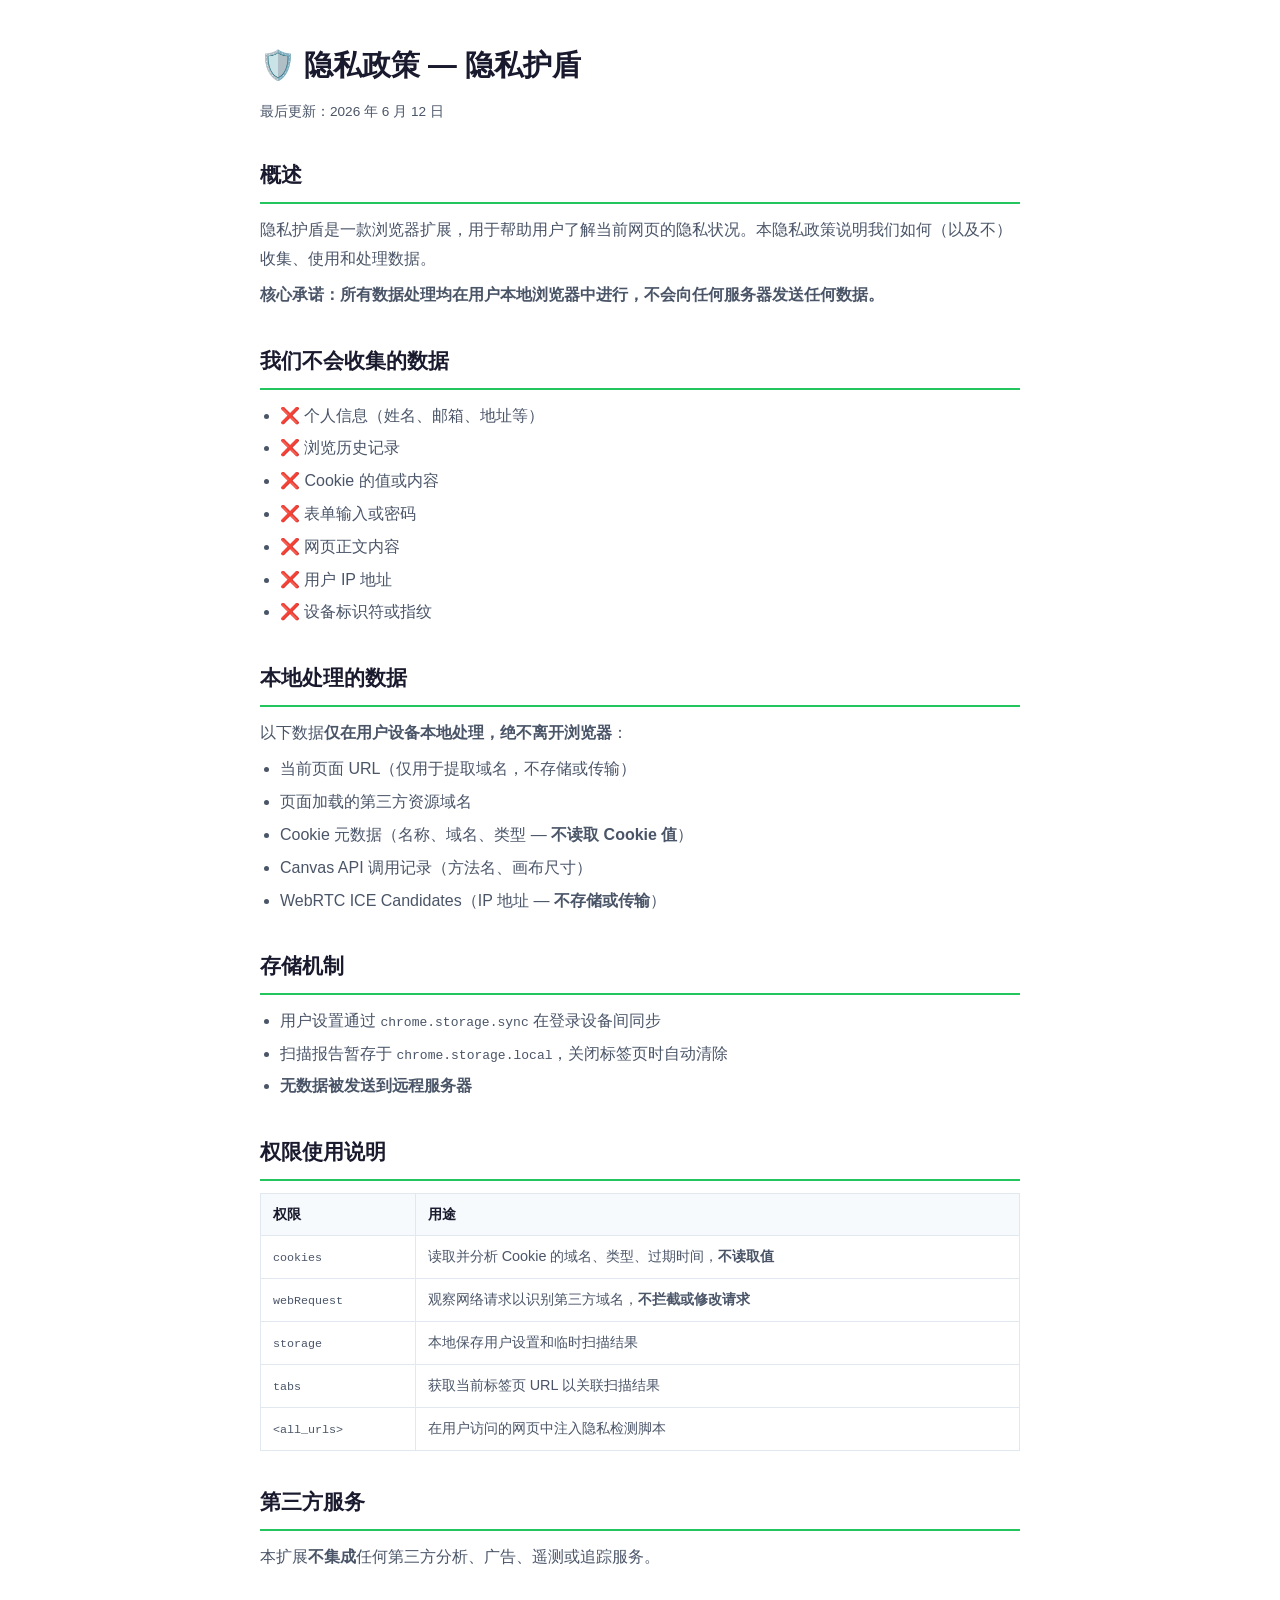
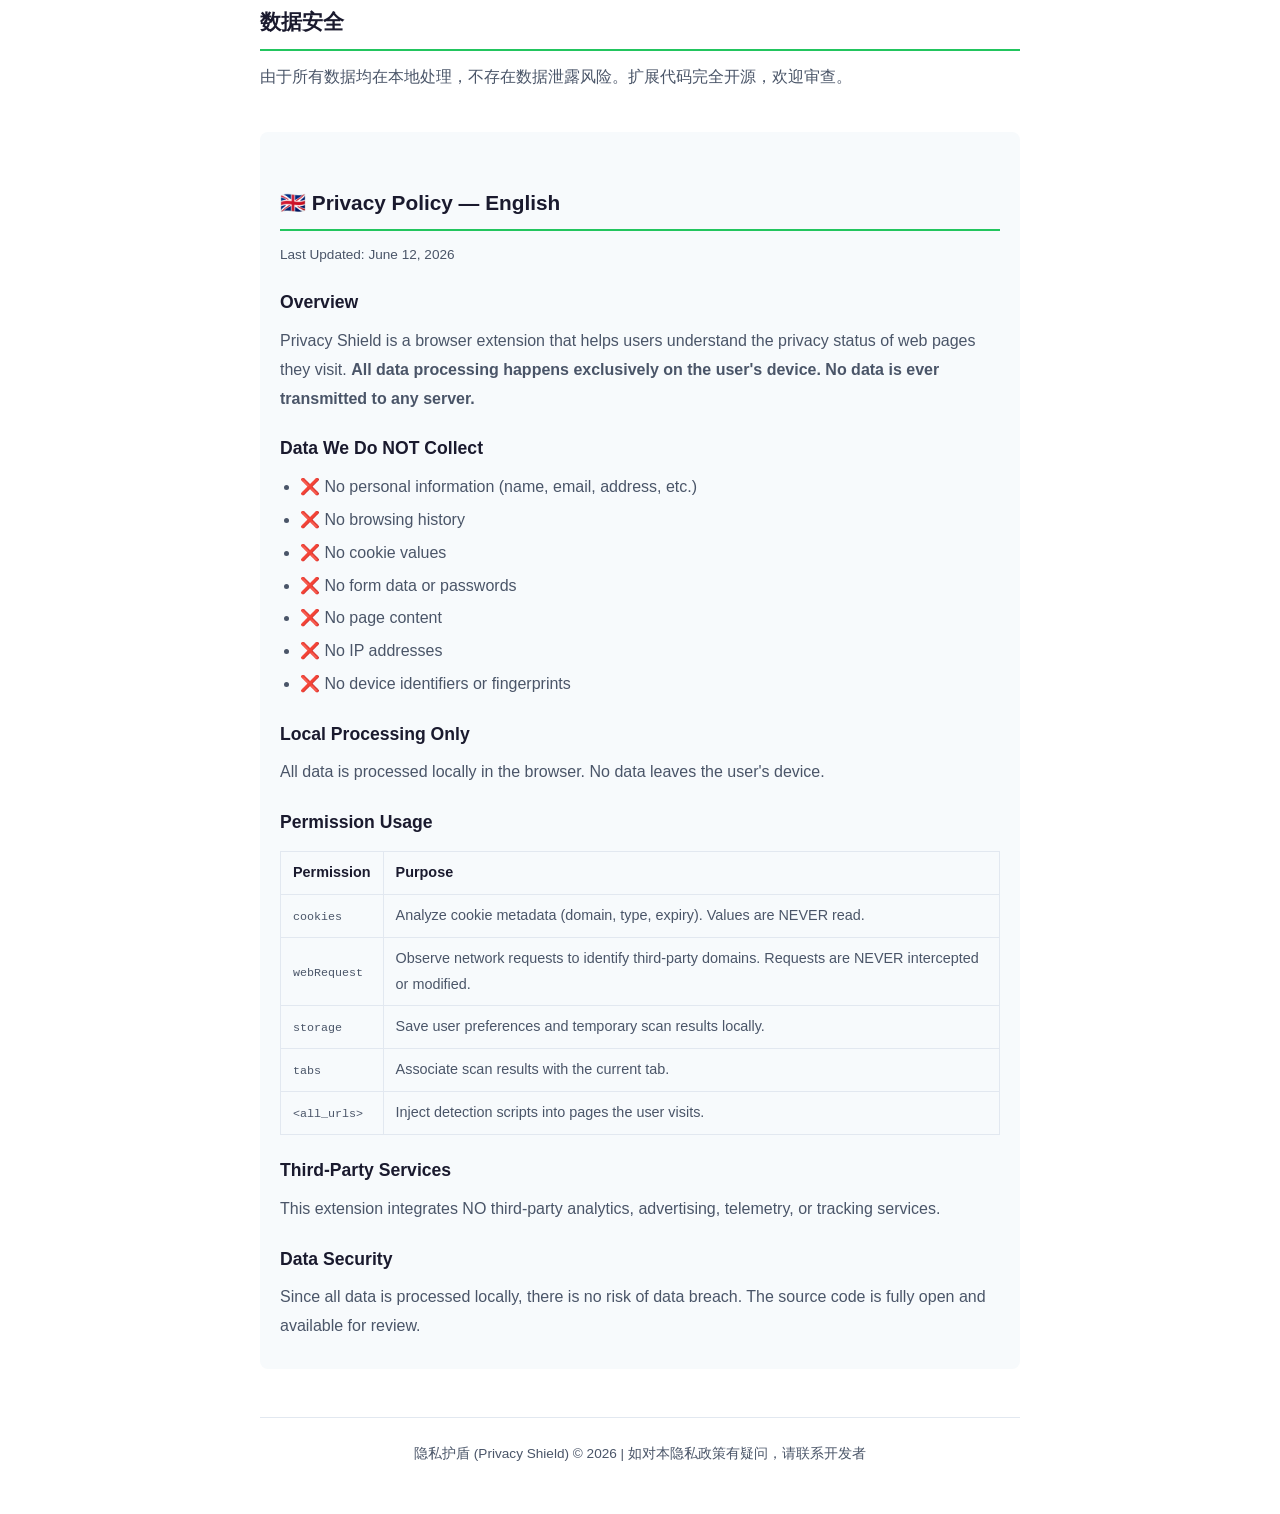
<file: docs/index.html>
<!DOCTYPE html>
<html lang="zh-CN">
<head>
  <meta charset="UTF-8">
  <meta name="viewport" content="width=device-width, initial-scale=1.0">
  <title>隐私政策 — 隐私护盾</title>
  <style>
    :root {
      --bg: #ffffff; --text: #1a1a2e; --text-secondary: #4a5568;
      --accent: #22c55e; --border: #e2e8f0; --code-bg: #f7fafc;
    }
    @media (prefers-color-scheme: dark) {
      :root {
        --bg: #1a1a2e; --text: #e2e8f0; --text-secondary: #a0aec0;
        --border: #2d3748; --code-bg: #2d3748;
      }
    }
    * { margin: 0; padding: 0; box-sizing: border-box; }
    body {
      font-family: -apple-system, BlinkMacSystemFont, "Segoe UI", "PingFang SC",
        "Microsoft YaHei", sans-serif;
      background: var(--bg); color: var(--text); line-height: 1.8;
      max-width: 800px; margin: 0 auto; padding: 40px 20px;
    }
    h1 { font-size: 1.8em; margin-bottom: 8px; }
    h2 { font-size: 1.3em; margin: 32px 0 12px; padding-bottom: 8px;
      border-bottom: 2px solid var(--accent); }
    h3 { font-size: 1.1em; margin: 20px 0 8px; }
    p { margin: 8px 0; color: var(--text-secondary); }
    ul { margin: 8px 0 8px 20px; }
    li { color: var(--text-secondary); margin: 4px 0; }
    table { width: 100%; border-collapse: collapse; margin: 12px 0; }
    th, td { border: 1px solid var(--border); padding: 8px 12px;
      text-align: left; font-size: 0.9em; }
    th { background: var(--code-bg); font-weight: 600; }
    td { color: var(--text-secondary); }
    .updated { color: var(--text-secondary); font-size: 0.85em;
      margin-top: 4px; }
    .lang-section { margin: 40px 0; padding: 20px;
      background: var(--code-bg); border-radius: 8px; }
    footer { margin-top: 48px; padding-top: 16px;
      border-top: 1px solid var(--border); text-align: center;
      font-size: 0.85em; color: var(--text-secondary); }
  </style>
</head>
<body>

<h1>🛡️ 隐私政策 — 隐私护盾</h1>
<p class="updated">最后更新：2026 年 6 月 12 日</p>

<h2>概述</h2>
<p>隐私护盾是一款浏览器扩展，用于帮助用户了解当前网页的隐私状况。本隐私政策说明我们如何（以及不）收集、使用和处理数据。</p>
<p><strong>核心承诺：所有数据处理均在用户本地浏览器中进行，不会向任何服务器发送任何数据。</strong></p>

<h2>我们<strong>不会</strong>收集的数据</h2>
<ul>
  <li>❌ 个人信息（姓名、邮箱、地址等）</li>
  <li>❌ 浏览历史记录</li>
  <li>❌ Cookie 的值或内容</li>
  <li>❌ 表单输入或密码</li>
  <li>❌ 网页正文内容</li>
  <li>❌ 用户 IP 地址</li>
  <li>❌ 设备标识符或指纹</li>
</ul>

<h2>本地处理的数据</h2>
<p>以下数据<strong>仅在用户设备本地处理，绝不离开浏览器</strong>：</p>
<ul>
  <li>当前页面 URL（仅用于提取域名，不存储或传输）</li>
  <li>页面加载的第三方资源域名</li>
  <li>Cookie 元数据（名称、域名、类型 — <strong>不读取 Cookie 值</strong>）</li>
  <li>Canvas API 调用记录（方法名、画布尺寸）</li>
  <li>WebRTC ICE Candidates（IP 地址 — <strong>不存储或传输</strong>）</li>
</ul>

<h2>存储机制</h2>
<ul>
  <li>用户设置通过 <code>chrome.storage.sync</code> 在登录设备间同步</li>
  <li>扫描报告暂存于 <code>chrome.storage.local</code>，关闭标签页时自动清除</li>
  <li><strong>无数据被发送到远程服务器</strong></li>
</ul>

<h2>权限使用说明</h2>
<table>
  <tr><th>权限</th><th>用途</th></tr>
  <tr><td><code>cookies</code></td><td>读取并分析 Cookie 的域名、类型、过期时间，<strong>不读取值</strong></td></tr>
  <tr><td><code>webRequest</code></td><td>观察网络请求以识别第三方域名，<strong>不拦截或修改请求</strong></td></tr>
  <tr><td><code>storage</code></td><td>本地保存用户设置和临时扫描结果</td></tr>
  <tr><td><code>tabs</code></td><td>获取当前标签页 URL 以关联扫描结果</td></tr>
  <tr><td><code>&lt;all_urls&gt;</code></td><td>在用户访问的网页中注入隐私检测脚本</td></tr>
</table>

<h2>第三方服务</h2>
<p>本扩展<strong>不集成</strong>任何第三方分析、广告、遥测或追踪服务。</p>

<h2>数据安全</h2>
<p>由于所有数据均在本地处理，不存在数据泄露风险。扩展代码完全开源，欢迎审查。</p>

<!-- ===== English ===== -->
<div class="lang-section">
<h2>🇬🇧 Privacy Policy — English</h2>
<p class="updated">Last Updated: June 12, 2026</p>

<h3>Overview</h3>
<p>Privacy Shield is a browser extension that helps users understand the privacy status of web pages they visit. <strong>All data processing happens exclusively on the user's device. No data is ever transmitted to any server.</strong></p>

<h3>Data We Do NOT Collect</h3>
<ul>
  <li>❌ No personal information (name, email, address, etc.)</li>
  <li>❌ No browsing history</li>
  <li>❌ No cookie values</li>
  <li>❌ No form data or passwords</li>
  <li>❌ No page content</li>
  <li>❌ No IP addresses</li>
  <li>❌ No device identifiers or fingerprints</li>
</ul>

<h3>Local Processing Only</h3>
<p>All data is processed locally in the browser. No data leaves the user's device.</p>

<h3>Permission Usage</h3>
<table>
  <tr><th>Permission</th><th>Purpose</th></tr>
  <tr><td><code>cookies</code></td><td>Analyze cookie metadata (domain, type, expiry). Values are NEVER read.</td></tr>
  <tr><td><code>webRequest</code></td><td>Observe network requests to identify third-party domains. Requests are NEVER intercepted or modified.</td></tr>
  <tr><td><code>storage</code></td><td>Save user preferences and temporary scan results locally.</td></tr>
  <tr><td><code>tabs</code></td><td>Associate scan results with the current tab.</td></tr>
  <tr><td><code>&lt;all_urls&gt;</code></td><td>Inject detection scripts into pages the user visits.</td></tr>
</table>

<h3>Third-Party Services</h3>
<p>This extension integrates NO third-party analytics, advertising, telemetry, or tracking services.</p>

<h3>Data Security</h3>
<p>Since all data is processed locally, there is no risk of data breach. The source code is fully open and available for review.</p>
</div>

<footer>
  <p>隐私护盾 (Privacy Shield) &copy; 2026 | 如对本隐私政策有疑问，请联系开发者</p>
</footer>

</body>
</html>
</file>
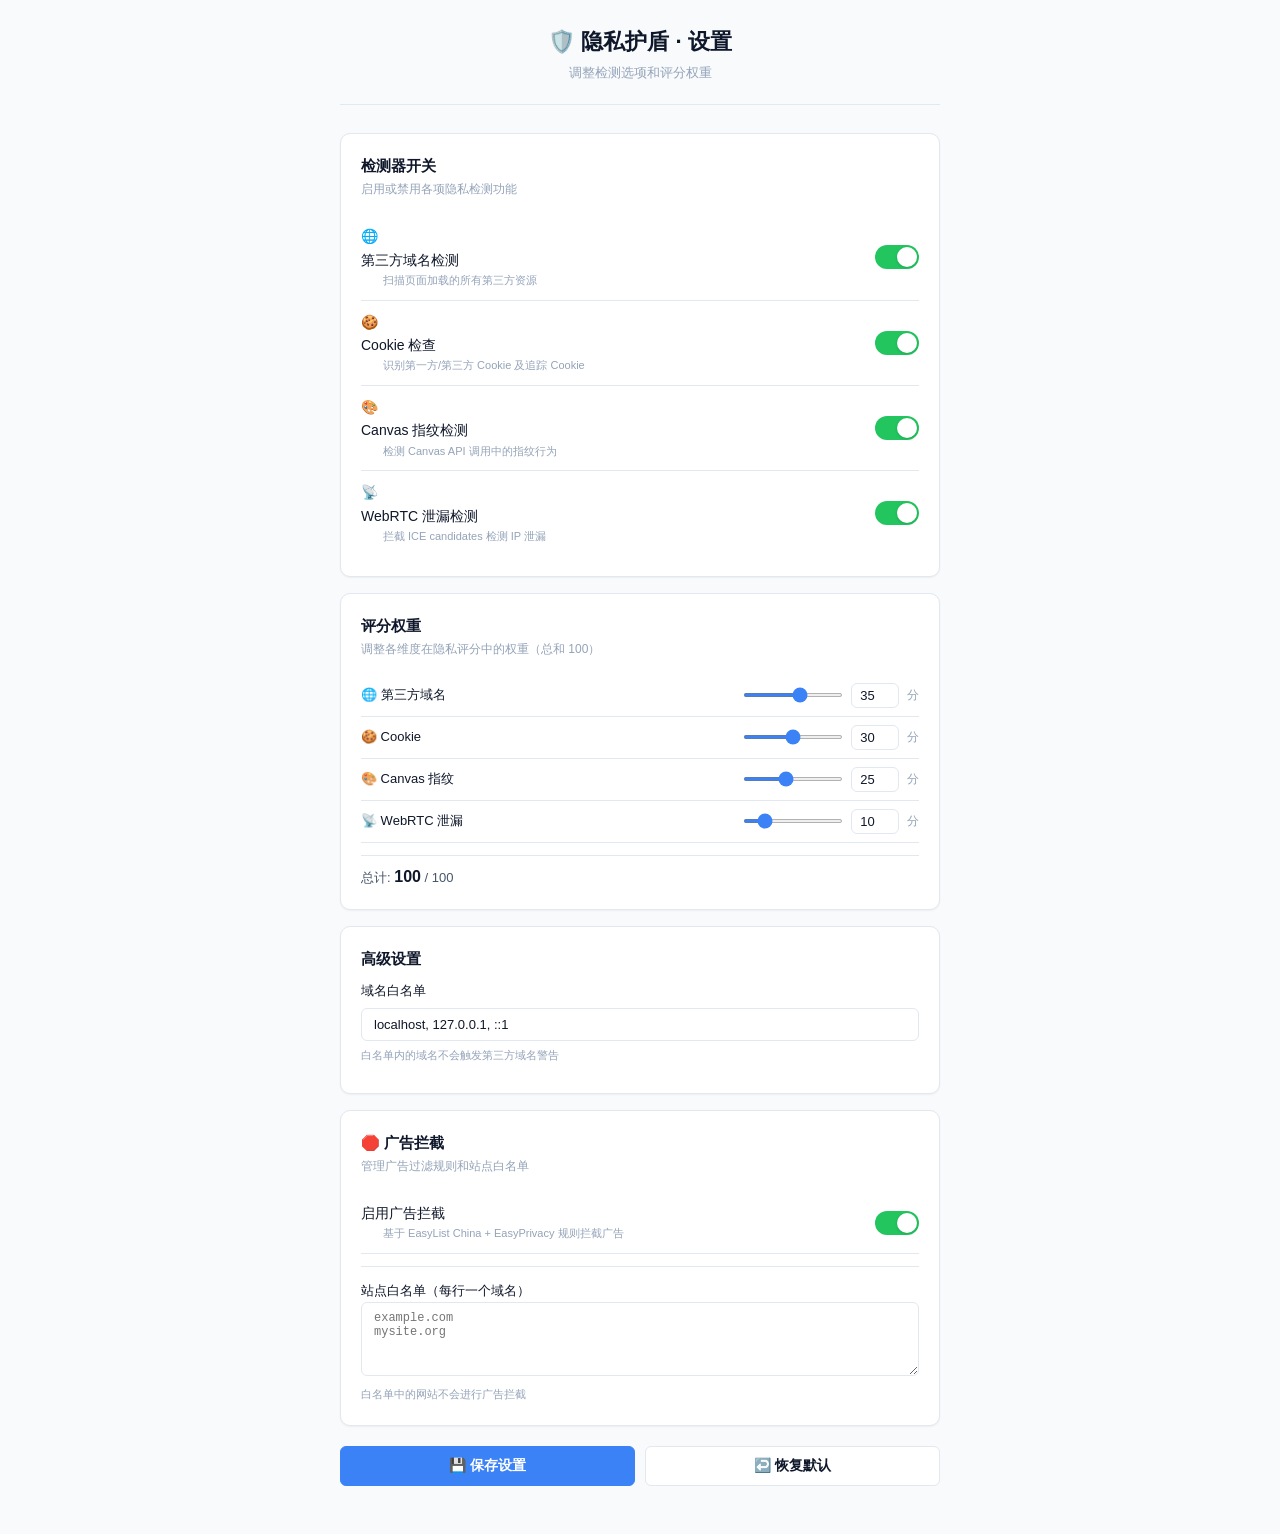
<file: options/options.html>
<!DOCTYPE html>
<html lang="zh-CN">
<head>
  <meta charset="UTF-8">
  <meta name="viewport" content="width=device-width, initial-scale=1.0">
  <title>隐私护盾 - 设置</title>
  <link rel="stylesheet" href="options.css">
</head>
<body>
  <div class="container">
    <header class="header">
      <h1>🛡️ 隐私护盾 · 设置</h1>
      <p class="subtitle">调整检测选项和评分权重</p>
    </header>

    <form id="optionsForm">
      <!-- 检测器开关 -->
      <section class="card">
        <h2>检测器开关</h2>
        <p class="card-desc">启用或禁用各项隐私检测功能</p>

        <label class="toggle-row">
          <span class="toggle-label">
            <span class="toggle-icon">🌐</span>
            <span>第三方域名检测</span>
            <small>扫描页面加载的所有第三方资源</small>
          </span>
          <input type="checkbox" name="enableThirdPartyDetection" checked>
          <span class="toggle-switch"></span>
        </label>

        <label class="toggle-row">
          <span class="toggle-label">
            <span class="toggle-icon">🍪</span>
            <span>Cookie 检查</span>
            <small>识别第一方/第三方 Cookie 及追踪 Cookie</small>
          </span>
          <input type="checkbox" name="enableCookieInspection" checked>
          <span class="toggle-switch"></span>
        </label>

        <label class="toggle-row">
          <span class="toggle-label">
            <span class="toggle-icon">🎨</span>
            <span>Canvas 指纹检测</span>
            <small>检测 Canvas API 调用中的指纹行为</small>
          </span>
          <input type="checkbox" name="enableCanvasDetection" checked>
          <span class="toggle-switch"></span>
        </label>

        <label class="toggle-row">
          <span class="toggle-label">
            <span class="toggle-icon">📡</span>
            <span>WebRTC 泄漏检测</span>
            <small>拦截 ICE candidates 检测 IP 泄漏</small>
          </span>
          <input type="checkbox" name="enableWebRtcDetection" checked>
          <span class="toggle-switch"></span>
        </label>
      </section>

      <!-- 评分权重 -->
      <section class="card">
        <h2>评分权重</h2>
        <p class="card-desc">调整各维度在隐私评分中的权重（总和 100）</p>

        <div class="weight-row">
          <label class="weight-label">
            <span>🌐 第三方域名</span>
          </label>
          <div class="weight-input-group">
            <input type="range" name="weightThirdPartyDomains" min="0" max="60" value="35" class="weight-slider">
            <input type="number" name="weightThirdPartyDomainsNum" min="0" max="60" value="35" class="weight-number">
            <span class="weight-unit">分</span>
          </div>
        </div>

        <div class="weight-row">
          <label class="weight-label">
            <span>🍪 Cookie</span>
          </label>
          <div class="weight-input-group">
            <input type="range" name="weightCookies" min="0" max="60" value="30" class="weight-slider">
            <input type="number" name="weightCookiesNum" min="0" max="60" value="30" class="weight-number">
            <span class="weight-unit">分</span>
          </div>
        </div>

        <div class="weight-row">
          <label class="weight-label">
            <span>🎨 Canvas 指纹</span>
          </label>
          <div class="weight-input-group">
            <input type="range" name="weightCanvasFingerprinting" min="0" max="60" value="25" class="weight-slider">
            <input type="number" name="weightCanvasFingerprintingNum" min="0" max="60" value="25" class="weight-number">
            <span class="weight-unit">分</span>
          </div>
        </div>

        <div class="weight-row">
          <label class="weight-label">
            <span>📡 WebRTC 泄漏</span>
          </label>
          <div class="weight-input-group">
            <input type="range" name="weightWebrtcLeaks" min="0" max="60" value="10" class="weight-slider">
            <input type="number" name="weightWebrtcLeaksNum" min="0" max="60" value="10" class="weight-number">
            <span class="weight-unit">分</span>
          </div>
        </div>

        <div class="weight-total">
          总计: <strong id="weightTotal">100</strong> / 100
          <span class="weight-warning" id="weightWarning" style="display:none;">⚠️ 权重总和必须为 100</span>
        </div>
      </section>

      <!-- 高级设置 -->
      <section class="card">
        <h2>高级设置</h2>

        <label class="field-row">
          <span class="field-label">域名白名单</span>
          <input type="text" name="whitelistedDomains" value="localhost, 127.0.0.1, ::1"
            placeholder="用逗号分隔多个域名" class="text-input">
          <span class="field-hint">白名单内的域名不会触发第三方域名警告</span>
        </label>
      </section>

      <!-- 广告拦截设置 -->
      <section class="card">
        <h2>🛑 广告拦截</h2>
        <p class="card-desc">管理广告过滤规则和站点白名单</p>

        <label class="toggle-row">
          <span class="toggle-label">
            <span>启用广告拦截</span>
            <small>基于 EasyList China + EasyPrivacy 规则拦截广告</small>
          </span>
          <input type="checkbox" name="adBlockerEnabled" checked>
          <span class="toggle-switch"></span>
        </label>

        <div style="margin-top:12px;padding-top:12px;border-top:1px solid var(--border-color);">
          <label class="field-label" style="margin-bottom:6px;">站点白名单（每行一个域名）</label>
          <textarea name="adWhitelist" rows="4" class="text-input"
            style="width:100%;resize:vertical;font-family:monospace;font-size:12px;"
            placeholder="example.com&#10;mysite.org"></textarea>
          <span class="field-hint">白名单中的网站不会进行广告拦截</span>
        </div>
      </section>

      <!-- 操作按钮 -->
      <div class="actions">
        <button type="submit" class="btn btn-primary">💾 保存设置</button>
        <button type="button" id="btnReset" class="btn btn-secondary">↩️ 恢复默认</button>
      </div>

      <!-- 保存提示 -->
      <div class="toast" id="toast" style="display:none;">✅ 设置已保存</div>
    </form>
  </div>

  <script src="options.js"></script>
</body>
</html>
</file>
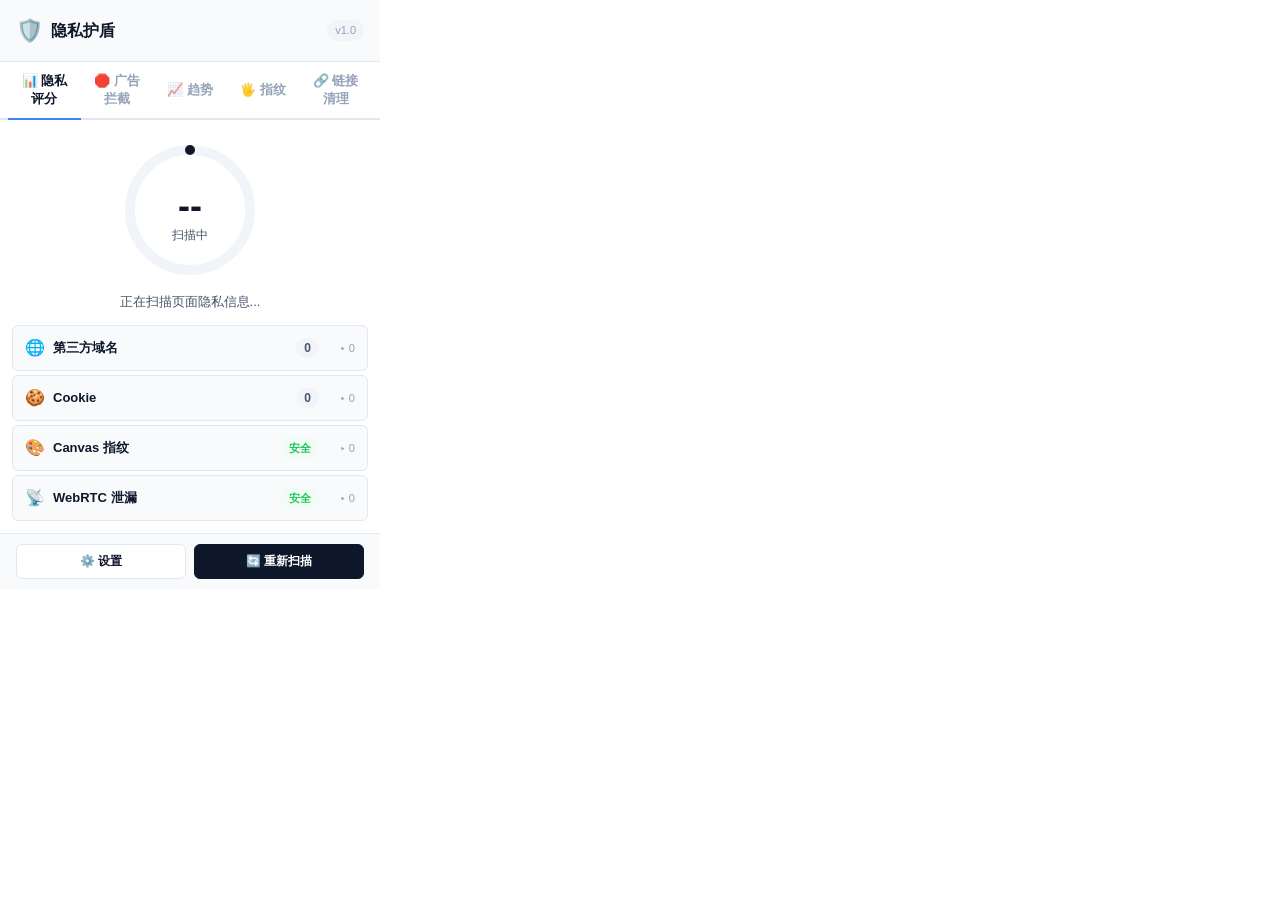
<file: popup/popup.html>
<!DOCTYPE html>
<html lang="zh-CN">
<head>
  <meta charset="UTF-8">
  <meta name="viewport" content="width=device-width, initial-scale=1.0">
  <title>隐私护盾</title>
  <link rel="stylesheet" href="popup.css">
</head>
<body>
  <!-- 头部 -->
  <header class="header">
    <div class="header-icon">🛡️</div>
    <h1 class="header-title">隐私护盾</h1>
    <span class="header-version">v1.0</span>
  </header>

  <!-- Tab 切换 -->
  <nav class="tab-nav">
    <button class="tab-btn active" data-tab="privacy">📊 隐私评分</button>
    <button class="tab-btn" data-tab="adblock">🛑 广告拦截</button>
    <button class="tab-btn" data-tab="trends">📈 趋势</button>
    <button class="tab-btn" data-tab="fingerprint">🖐️ 指纹</button>
    <button class="tab-btn" data-tab="linkclean">🔗 链接清理</button>
  </nav>

  <!-- ====== 隐私评分面板 ====== -->
  <div class="tab-panel active" id="tab-privacy">

  <!-- 分数仪表盘 -->
  <section class="score-section" id="scoreSection">
    <div class="score-ring-container">
      <svg class="score-ring" viewBox="0 0 140 140" xmlns="http://www.w3.org/2000/svg">
        <circle class="score-ring-bg" cx="70" cy="70" r="60"
          fill="none" stroke="currentColor" stroke-width="10" />
        <circle class="score-ring-progress" id="scoreRingProgress"
          cx="70" cy="70" r="60" fill="none" stroke="currentColor"
          stroke-width="10" stroke-linecap="round"
          stroke-dasharray="0 377" transform="rotate(-90 70 70)" />
        <text class="score-number" id="scoreNumber" x="70" y="65"
          text-anchor="middle" dominant-baseline="central">--</text>
        <text class="score-label" id="scoreLabel" x="70" y="95"
          text-anchor="middle" dominant-baseline="central">扫描中</text>
      </svg>
    </div>
  </section>

  <!-- 摘要 -->
  <section class="summary-section" id="summarySection">
    <div class="summary-text" id="summaryText">正在扫描页面隐私信息...</div>
  </section>

  <!-- 分类详情（手风琴） -->
  <section class="details-section" id="detailsSection">
    <!-- 第三方域名 -->
    <details class="accordion" id="accordionDomains">
      <summary class="accordion-header">
        <span class="accordion-icon">🌐</span>
        <span class="accordion-title">第三方域名</span>
        <span class="accordion-count" id="domainCount">0</span>
        <span class="accordion-score" id="domainScore">▸ 0</span>
      </summary>
      <div class="accordion-body" id="domainList">
        <p class="empty-hint">未检测到第三方域名</p>
      </div>
    </details>

    <!-- Cookie -->
    <details class="accordion" id="accordionCookies">
      <summary class="accordion-header">
        <span class="accordion-icon">🍪</span>
        <span class="accordion-title">Cookie</span>
        <span class="accordion-count" id="cookieCount">0</span>
        <span class="accordion-score" id="cookieScore">▸ 0</span>
      </summary>
      <div class="accordion-body" id="cookieList">
        <p class="empty-hint">未检测到 Cookie</p>
      </div>
    </details>

    <!-- Canvas 指纹 -->
    <details class="accordion" id="accordionCanvas">
      <summary class="accordion-header">
        <span class="accordion-icon">🎨</span>
        <span class="accordion-title">Canvas 指纹</span>
        <span class="accordion-badge" id="canvasStatus">安全</span>
        <span class="accordion-score" id="canvasScore">▸ 0</span>
      </summary>
      <div class="accordion-body" id="canvasList">
        <p class="empty-hint">未检测到 Canvas 指纹行为</p>
      </div>
    </details>

    <!-- WebRTC 泄漏 -->
    <details class="accordion" id="accordionWebRTC">
      <summary class="accordion-header">
        <span class="accordion-icon">📡</span>
        <span class="accordion-title">WebRTC 泄漏</span>
        <span class="accordion-badge" id="webrtcStatus">安全</span>
        <span class="accordion-score" id="webrtcScore">▸ 0</span>
      </summary>
      <div class="accordion-body" id="webrtcList">
        <p class="empty-hint">未检测到 WebRTC 泄漏</p>
      </div>
    </details>
  </section>

  <!-- 底部操作栏 -->
  <footer class="footer">
    <button class="btn btn-secondary" id="btnSettings" title="设置">
      ⚙️ 设置
    </button>
    <button class="btn btn-primary" id="btnRescan" title="重新扫描">
      🔄 重新扫描
    </button>
  </footer>

  </div>
  <!-- ====== 隐私评分面板 END ====== -->

  <!-- ====== 广告拦截面板 ====== -->
  <div class="tab-panel" id="tab-adblock">
    <section class="ad-section">
      <div class="ad-switch-row">
        <span class="ad-switch-label">🛑 广告拦截</span>
        <label class="toggle-row" style="border:none;padding:0;">
          <input type="checkbox" id="adToggle" checked>
          <span class="toggle-switch"></span>
        </label>
      </div>
    </section>

    <section class="ad-section">
      <div class="ad-stats">
        <div class="ad-stat-item">
          <span class="ad-stat-value" id="adBlockedToday">0</span>
          <span class="ad-stat-label">今日拦截</span>
        </div>
        <div class="ad-stat-item">
          <span class="ad-stat-value" id="adBlockedPage">0</span>
          <span class="ad-stat-label">当前页面</span>
        </div>
        <div class="ad-stat-item">
          <span class="ad-stat-value" id="adDNRCount">0</span>
          <span class="ad-stat-label">网络规则</span>
        </div>
      </div>
    </section>

    <section class="ad-section">
      <label class="ad-section-label">📝 添加自定义规则</label>
      <div class="ad-rule-input-row">
        <input type="text" class="ad-rule-input" id="adRuleInput"
          placeholder="||example.com^ 或 ##.ad-banner">
        <button class="btn btn-small btn-primary" id="adRuleAdd">添加</button>
      </div>
      <p class="ad-hint">支持 ABP 语法：||域名^（拦截）或 ##选择器（隐藏）</p>
    </section>

    <section class="ad-section">
      <label class="ad-section-label">📋 自定义规则 (<span id="adRuleCount">0</span>)</label>
      <div class="ad-rule-list" id="adRuleList">
        <p class="empty-hint">暂无自定义规则</p>
      </div>
    </section>

    <section class="ad-section">
      <button class="btn btn-ghost" id="adWhitelistBtn">⬜ 对本网站放行</button>
    </section>
  </div>
  <!-- ====== 广告拦截面板 END ====== -->

  <!-- ====== 趋势面板 ====== -->
  <div class="tab-panel" id="tab-trends">

    <!-- 统计卡片行 -->
    <section class="trend-stats">
      <div class="trend-stat-card">
        <span class="trend-stat-value" id="trendAvgScore">--</span>
        <span class="trend-stat-label">7天平均分</span>
      </div>
      <div class="trend-stat-card">
        <span class="trend-stat-value" id="trendSiteCount">--</span>
        <span class="trend-stat-label">访问站点</span>
      </div>
      <div class="trend-stat-card">
        <span class="trend-stat-value" id="trendTrackerTotal">--</span>
        <span class="trend-stat-label">拦截追踪器</span>
      </div>
    </section>

    <!-- SVG 折线图 -->
    <section class="trend-chart-section">
      <h3 class="trend-section-title">7天隐私趋势</h3>
      <div class="trend-chart-container" id="trendChartContainer">
        <svg class="trend-chart" id="trendChartSvg" viewBox="0 0 300 160" xmlns="http://www.w3.org/2000/svg"></svg>
      </div>
    </section>

    <!-- 追踪器排行榜 -->
    <section class="trend-ranking-section">
      <h3 class="trend-section-title">🔝 最常见追踪器</h3>
      <div class="trend-ranking-list" id="trendRankingList">
        <p class="empty-hint">暂无追踪器数据</p>
      </div>
    </section>

    <!-- 底部提示 -->
    <section class="trend-footer">
      <span class="trend-footer-text">仅保留最近 7 天数据</span>
    </section>

  </div>
  <!-- ====== 趋势面板 END ====== -->

  <!-- ====== 指纹面板 ====== -->
  <div class="tab-panel" id="tab-fingerprint">

    <!-- 熵值摘要 -->
    <section class="fp-entropy-section">
      <div class="fp-entropy-header">
        <span class="fp-entropy-label">综合熵值</span>
        <span class="fp-entropy-value" id="fpEntropyValue">-- bits</span>
      </div>
      <div class="fp-entropy-bar-bg">
        <div class="fp-entropy-bar-fill" id="fpEntropyBar" style="width: 0%;"></div>
      </div>
      <p class="fp-entropy-desc" id="fpEntropyDesc">正在采集指纹...</p>
    </section>

    <!-- 指纹维度列表 -->
    <section class="fp-details-section" id="fpDetailsSection">
    </section>

    <!-- 底部提示 -->
    <section class="trend-footer">
      <span class="trend-footer-text">数据仅在本地采集，不会上传</span>
    </section>

  </div>
  <!-- ====== 指纹面板 END ====== -->

  <!-- ====== 链接清理面板 ====== -->
  <div class="tab-panel" id="tab-linkclean">

    <section class="lc-section">
      <label class="lc-section-label">当前页面链接</label>
      <div class="lc-url-box">
        <div class="lc-url-original" id="lcOriginalUrl"></div>
      </div>
      <div class="lc-arrow">⬇ 清理后</div>
      <div class="lc-url-box lc-url-box-clean">
        <div class="lc-url-cleaned" id="lcCleanedUrl"></div>
      </div>
      <button class="btn btn-primary lc-copy-btn" id="lcCopyBtn">📋 复制清理后的链接</button>
      <p class="lc-copy-hint" id="lcCopyHint" style="display:none;">✅ 已复制!</p>
    </section>

    <section class="lc-section">
      <div class="lc-switch-row">
        <span class="lc-switch-label">🛡️ 复制时自动清理追踪参数</span>
        <label class="toggle-row" style="border:none;padding:0;">
          <input type="checkbox" id="lcAutoCleanToggle" checked>
          <span class="toggle-switch"></span>
        </label>
      </div>
      <div class="lc-stats">
        <span class="lc-stats-text">今日已清理: <strong id="lcTodayCleaned">0</strong> 个链接</span>
      </div>
    </section>

    <section class="lc-section">
      <label class="lc-section-label">本次移除的追踪参数</label>
      <div class="lc-param-list" id="lcParamList">
        <p class="empty-hint">正在检测...</p>
      </div>
    </section>

    <section class="trend-footer">
      <span class="trend-footer-text">覆盖 Facebook、Google、淘宝、京东等 80+ 追踪参数</span>
    </section>

  </div>
  <!-- ====== 链接清理面板 END ====== -->

  <!-- 加载/错误遮罩 -->
  <div class="overlay" id="overlay" style="display: none;">
    <div class="overlay-content">
      <div class="overlay-spinner" id="overlaySpinner"></div>
      <p class="overlay-text" id="overlayText"></p>
    </div>
  </div>

  <script src="../lib/fingerprint-collector.js"></script>
  <script src="../lib/url-cleaner.js"></script>
  <script src="popup.js"></script>
</body>
</html>
</file>
<file: options/options.css>
/* ============================================================
   隐私护盾 - 选项页面样式
   ============================================================ */

:root {
  --bg-primary: #ffffff;
  --bg-secondary: #f8fafc;
  --bg-hover: #f1f5f9;
  --border-color: #e2e8f0;
  --text-primary: #0f172a;
  --text-secondary: #475569;
  --text-muted: #94a3b8;
  --color-accent: #3b82f6;
  --color-accent-hover: #2563eb;
  --color-green: #22c55e;
  --color-red: #ef4444;
  --shadow-sm: 0 1px 2px rgba(0,0,0,0.05);
  --shadow-md: 0 4px 6px -1px rgba(0,0,0,0.07);
  --radius-sm: 6px;
  --radius-md: 10px;
}

@media (prefers-color-scheme: dark) {
  :root {
    --bg-primary: #1e1e2e;
    --bg-secondary: #252536;
    --bg-hover: #2d2d44;
    --border-color: #363650;
    --text-primary: #e2e8f0;
    --text-secondary: #94a3b8;
    --text-muted: #64748b;
    --color-accent: #60a5fa;
    --color-accent-hover: #3b82f6;
    --shadow-sm: 0 1px 2px rgba(0,0,0,0.3);
    --shadow-md: 0 4px 6px -1px rgba(0,0,0,0.4);
  }
}

* {
  margin: 0;
  padding: 0;
  box-sizing: border-box;
}

body {
  font-family: -apple-system, BlinkMacSystemFont, "Segoe UI", "PingFang SC",
    "Microsoft YaHei", "Helvetica Neue", Arial, sans-serif;
  background: var(--bg-secondary);
  color: var(--text-primary);
  line-height: 1.6;
  font-size: 14px;
  min-height: 100vh;
}

.container {
  max-width: 640px;
  margin: 0 auto;
  padding: 24px 20px 48px;
}

/* ============================================================
   头部
   ============================================================ */
.header {
  text-align: center;
  margin-bottom: 28px;
  padding-bottom: 20px;
  border-bottom: 1px solid var(--border-color);
}

.header h1 {
  font-size: 22px;
  font-weight: 700;
  margin-bottom: 4px;
}

.subtitle {
  font-size: 13px;
  color: var(--text-muted);
}

/* ============================================================
   卡片
   ============================================================ */
.card {
  background: var(--bg-primary);
  border: 1px solid var(--border-color);
  border-radius: var(--radius-md);
  padding: 20px;
  margin-bottom: 16px;
  box-shadow: var(--shadow-sm);
}

.card h2 {
  font-size: 15px;
  font-weight: 600;
  margin-bottom: 2px;
}

.card-desc {
  font-size: 12px;
  color: var(--text-muted);
  margin-bottom: 16px;
}

/* ============================================================
   开关组件
   ============================================================ */
.toggle-row {
  display: flex;
  align-items: center;
  justify-content: space-between;
  padding: 10px 0;
  border-bottom: 1px solid var(--border-color);
  cursor: pointer;
}

.toggle-row:last-child {
  border-bottom: none;
}

.toggle-label {
  display: flex;
  flex-direction: column;
  gap: 1px;
}

.toggle-label span:first-child {
  font-size: 14px;
  font-weight: 500;
}

.toggle-label small {
  font-size: 11px;
  color: var(--text-muted);
  padding-left: 22px;
}

.toggle-icon {
  display: inline;
  margin-right: 2px;
}

.toggle-row input[type="checkbox"] {
  display: none;
}

.toggle-switch {
  position: relative;
  width: 44px;
  height: 24px;
  background: var(--border-color);
  border-radius: 12px;
  transition: background 0.2s ease;
  flex-shrink: 0;
}

.toggle-switch::after {
  content: '';
  position: absolute;
  top: 2px;
  left: 2px;
  width: 20px;
  height: 20px;
  background: white;
  border-radius: 50%;
  transition: transform 0.2s ease;
  box-shadow: 0 1px 3px rgba(0,0,0,0.15);
}

.toggle-row input:checked + .toggle-switch {
  background: var(--color-green);
}

.toggle-row input:checked + .toggle-switch::after {
  transform: translateX(20px);
}

/* ============================================================
   权重滑块
   ============================================================ */
.weight-row {
  display: flex;
  align-items: center;
  justify-content: space-between;
  padding: 8px 0;
  border-bottom: 1px solid var(--border-color);
  gap: 12px;
}

.weight-row:last-of-type {
  border-bottom: none;
}

.weight-label {
  font-size: 13px;
  font-weight: 500;
  min-width: 120px;
}

.weight-input-group {
  display: flex;
  align-items: center;
  gap: 8px;
}

.weight-slider {
  width: 100px;
  height: 4px;
  accent-color: var(--color-accent);
  cursor: pointer;
}

.weight-number {
  width: 48px;
  padding: 4px 6px;
  border: 1px solid var(--border-color);
  border-radius: var(--radius-sm);
  font-size: 13px;
  text-align: center;
  background: var(--bg-primary);
  color: var(--text-primary);
  font-family: inherit;
}

.weight-number:focus {
  outline: 2px solid var(--color-accent);
  outline-offset: -2px;
}

.weight-unit {
  font-size: 12px;
  color: var(--text-muted);
}

.weight-total {
  margin-top: 12px;
  padding-top: 8px;
  border-top: 1px solid var(--border-color);
  font-size: 13px;
  color: var(--text-secondary);
}

.weight-total strong {
  font-size: 16px;
  color: var(--text-primary);
}

.weight-warning {
  color: var(--color-red);
  font-size: 12px;
  margin-left: 8px;
}

/* ============================================================
   文本输入
   ============================================================ */
.field-row {
  display: flex;
  flex-direction: column;
  gap: 6px;
  padding: 8px 0;
}

.field-label {
  font-size: 13px;
  font-weight: 500;
}

.text-input {
  padding: 8px 12px;
  border: 1px solid var(--border-color);
  border-radius: var(--radius-sm);
  font-size: 13px;
  background: var(--bg-primary);
  color: var(--text-primary);
  font-family: inherit;
  transition: border-color 0.15s ease;
}

.text-input:focus {
  outline: 2px solid var(--color-accent);
  outline-offset: -2px;
  border-color: var(--color-accent);
}

.field-hint {
  font-size: 11px;
  color: var(--text-muted);
}

/* ============================================================
   按钮
   ============================================================ */
.actions {
  display: flex;
  gap: 10px;
  margin-top: 20px;
}

.btn {
  flex: 1;
  padding: 10px 16px;
  border: 1px solid var(--border-color);
  border-radius: var(--radius-sm);
  font-size: 14px;
  font-weight: 600;
  cursor: pointer;
  transition: all 0.15s ease;
  background: var(--bg-primary);
  color: var(--text-primary);
  font-family: inherit;
}

.btn:hover {
  background: var(--bg-hover);
}

.btn:active {
  transform: scale(0.98);
}

.btn-primary {
  background: var(--color-accent);
  color: white;
  border-color: var(--color-accent);
}

.btn-primary:hover {
  background: var(--color-accent-hover);
  border-color: var(--color-accent-hover);
}

/* ============================================================
   Toast 提示
   ============================================================ */
.toast {
  position: fixed;
  bottom: 24px;
  left: 50%;
  transform: translateX(-50%);
  background: var(--text-primary);
  color: var(--bg-primary);
  padding: 10px 24px;
  border-radius: 20px;
  font-size: 13px;
  font-weight: 600;
  box-shadow: var(--shadow-md);
  animation: toastIn 0.3s ease;
  z-index: 100;
}

@keyframes toastIn {
  from { opacity: 0; transform: translateX(-50%) translateY(10px); }
  to { opacity: 1; transform: translateX(-50%) translateY(0); }
}
</file>
<file: popup/popup.css>
/* ============================================================
   隐私护盾 - Popup 样式
   支持暗色模式 (prefers-color-scheme: dark)
   ============================================================ */

/* CSS 变量（主题） */
:root {
  --bg-primary: #ffffff;
  --bg-secondary: #f8fafc;
  --bg-hover: #f1f5f9;
  --border-color: #e2e8f0;
  --text-primary: #0f172a;
  --text-secondary: #475569;
  --text-muted: #94a3b8;
  --color-green: #22c55e;
  --color-green-bg: #f0fdf4;
  --color-yellow: #eab308;
  --color-yellow-bg: #fefce8;
  --color-orange: #f97316;
  --color-orange-bg: #fff7ed;
  --color-red: #ef4444;
  --color-red-bg: #fef2f2;
  --shadow-sm: 0 1px 2px rgba(0,0,0,0.05);
  --shadow-md: 0 4px 6px -1px rgba(0,0,0,0.07);
  --radius-sm: 6px;
  --radius-md: 10px;
  --radius-lg: 16px;
}

@media (prefers-color-scheme: dark) {
  :root {
    --bg-primary: #1e1e2e;
    --bg-secondary: #252536;
    --bg-hover: #2d2d44;
    --border-color: #363650;
    --text-primary: #e2e8f0;
    --text-secondary: #94a3b8;
    --text-muted: #64748b;
    --color-green: #4ade80;
    --color-green-bg: #052e16;
    --color-yellow: #facc15;
    --color-yellow-bg: #3b2f00;
    --color-orange: #fb923c;
    --color-orange-bg: #3b1500;
    --color-red: #f87171;
    --color-red-bg: #3b0000;
    --shadow-sm: 0 1px 2px rgba(0,0,0,0.3);
    --shadow-md: 0 4px 6px -1px rgba(0,0,0,0.4);
  }
}

/* 基础重置 */
* {
  margin: 0;
  padding: 0;
  box-sizing: border-box;
}

body {
  width: 380px;
  max-height: 520px;
  overflow-y: auto;
  font-family: -apple-system, BlinkMacSystemFont, "Segoe UI", "PingFang SC",
    "Microsoft YaHei", "Helvetica Neue", Arial, sans-serif;
  background: var(--bg-primary);
  color: var(--text-primary);
  line-height: 1.5;
  font-size: 13px;
}

/* 滚动条 */
body::-webkit-scrollbar {
  width: 4px;
}
body::-webkit-scrollbar-track {
  background: transparent;
}
body::-webkit-scrollbar-thumb {
  background: var(--text-muted);
  border-radius: 2px;
}

/* ============================================================
   头部
   ============================================================ */
.header {
  display: flex;
  align-items: center;
  gap: 8px;
  padding: 14px 16px;
  border-bottom: 1px solid var(--border-color);
  background: var(--bg-secondary);
}

.header-icon {
  font-size: 22px;
}

.header-title {
  font-size: 16px;
  font-weight: 700;
  flex: 1;
}

.header-version {
  font-size: 11px;
  color: var(--text-muted);
  background: var(--bg-hover);
  padding: 2px 8px;
  border-radius: 10px;
}

/* ============================================================
   分数仪表盘
   ============================================================ */
.score-section {
  display: flex;
  justify-content: center;
  padding: 20px 16px 12px;
}

.score-ring-container {
  width: 140px;
  height: 140px;
}

.score-ring {
  width: 100%;
  height: 100%;
}

.score-ring-bg {
  stroke: var(--bg-hover);
}

.score-ring-progress {
  transition: stroke-dashoffset 0.8s ease, stroke 0.5s ease;
}

.score-number {
  font-size: 36px;
  font-weight: 800;
  fill: var(--text-primary);
  transition: fill 0.5s ease;
}

.score-label {
  font-size: 12px;
  fill: var(--text-secondary);
}

/* ============================================================
   摘要
   ============================================================ */
.summary-section {
  padding: 0 16px 12px;
  text-align: center;
}

.summary-text {
  font-size: 13px;
  color: var(--text-secondary);
  line-height: 1.6;
}

/* ============================================================
   手风琴详情
   ============================================================ */
.details-section {
  padding: 0 12px 8px;
}

.accordion {
  margin-bottom: 4px;
  border: 1px solid var(--border-color);
  border-radius: var(--radius-sm);
  background: var(--bg-secondary);
  overflow: hidden;
  transition: background 0.15s ease;
}

.accordion[open] {
  background: var(--bg-primary);
}

.accordion-header {
  display: flex;
  align-items: center;
  gap: 8px;
  padding: 10px 12px;
  cursor: pointer;
  user-select: none;
  list-style: none;
  transition: background 0.15s ease;
}

.accordion-header:hover {
  background: var(--bg-hover);
}

.accordion-header::-webkit-details-marker {
  display: none;
}

.accordion-icon {
  font-size: 16px;
  flex-shrink: 0;
}

.accordion-title {
  font-size: 13px;
  font-weight: 600;
  flex: 1;
}

.accordion-count {
  font-size: 12px;
  color: var(--text-secondary);
  background: var(--bg-hover);
  padding: 1px 8px;
  border-radius: 10px;
  font-weight: 600;
}

.accordion-score {
  font-size: 11px;
  color: var(--text-muted);
  min-width: 28px;
  text-align: right;
}

.accordion-badge {
  font-size: 11px;
  padding: 2px 8px;
  border-radius: 10px;
  font-weight: 600;
  background: var(--color-green-bg);
  color: var(--color-green);
}

.accordion-badge.warning {
  background: var(--color-yellow-bg);
  color: var(--color-yellow);
}

.accordion-badge.danger {
  background: var(--color-red-bg);
  color: var(--color-red);
}

/* 手风琴内容 */
.accordion-body {
  padding: 0 12px 10px;
  border-top: 1px solid var(--border-color);
  margin: 0 8px;
}

.empty-hint {
  padding: 12px 4px;
  color: var(--text-muted);
  font-size: 12px;
  text-align: center;
}

/* 第三方域名条目 */
.domain-item {
  display: flex;
  align-items: center;
  gap: 6px;
  padding: 6px 0;
  border-bottom: 1px solid var(--border-color);
  font-size: 12px;
}

.domain-item:last-child {
  border-bottom: none;
}

.domain-name {
  flex: 1;
  font-weight: 600;
  word-break: break-all;
}

.domain-types {
  display: flex;
  gap: 3px;
  flex-wrap: wrap;
}

.domain-type-tag {
  font-size: 10px;
  padding: 1px 5px;
  border-radius: 3px;
  background: var(--bg-hover);
  color: var(--text-secondary);
}

.tracker-badge {
  font-size: 10px;
  padding: 1px 6px;
  border-radius: 3px;
  background: var(--color-red-bg);
  color: var(--color-red);
  font-weight: 600;
  white-space: nowrap;
}

/* Cookie 条目 */
.cookie-item {
  display: flex;
  align-items: center;
  gap: 6px;
  padding: 5px 0;
  border-bottom: 1px solid var(--border-color);
  font-size: 11px;
}

.cookie-item:last-child {
  border-bottom: none;
}

.cookie-name {
  flex: 1;
  font-weight: 600;
  word-break: break-all;
  font-family: monospace;
  font-size: 11px;
}

.cookie-meta {
  display: flex;
  gap: 3px;
  flex-wrap: wrap;
  justify-content: flex-end;
}

.cookie-tag {
  font-size: 10px;
  padding: 1px 5px;
  border-radius: 3px;
  white-space: nowrap;
}

.cookie-tag.tracking {
  background: var(--color-red-bg);
  color: var(--color-red);
}

.cookie-tag.third-party {
  background: var(--color-orange-bg);
  color: var(--color-orange);
}

.cookie-tag.persistent {
  background: var(--color-yellow-bg);
  color: var(--color-yellow);
}

.cookie-tag.session {
  background: var(--bg-hover);
  color: var(--text-secondary);
}

/* Canvas 事件条目 */
.canvas-event-item {
  padding: 6px 0;
  border-bottom: 1px solid var(--border-color);
  font-size: 11px;
}

.canvas-event-item:last-child {
  border-bottom: none;
}

.canvas-event-method {
  font-weight: 600;
  font-family: monospace;
  color: var(--color-orange);
}

.canvas-event-details {
  display: flex;
  gap: 4px;
  flex-wrap: wrap;
  margin-top: 2px;
}

.canvas-event-tag {
  font-size: 10px;
  padding: 1px 6px;
  border-radius: 3px;
  background: var(--bg-hover);
  color: var(--text-secondary);
}

.canvas-event-tag.risk {
  background: var(--color-red-bg);
  color: var(--color-red);
}

/* WebRTC 事件条目 */
.webrtc-event-item {
  padding: 6px 0;
  border-bottom: 1px solid var(--border-color);
  font-size: 11px;
}

.webrtc-event-item:last-child {
  border-bottom: none;
}

.webrtc-ip {
  font-family: monospace;
  font-weight: 600;
  color: var(--color-red);
}

.webrtc-event-details {
  display: flex;
  gap: 4px;
  flex-wrap: wrap;
  margin-top: 2px;
}

.webrtc-event-tag {
  font-size: 10px;
  padding: 1px 6px;
  border-radius: 3px;
  background: var(--bg-hover);
  color: var(--text-secondary);
}

.webrtc-event-tag.risk {
  background: var(--color-red-bg);
  color: var(--color-red);
}

/* ============================================================
   底部
   ============================================================ */
.footer {
  display: flex;
  gap: 8px;
  padding: 10px 16px;
  border-top: 1px solid var(--border-color);
  background: var(--bg-secondary);
}

.btn {
  flex: 1;
  padding: 8px 12px;
  border: 1px solid var(--border-color);
  border-radius: var(--radius-sm);
  font-size: 12px;
  font-weight: 600;
  cursor: pointer;
  transition: all 0.15s ease;
  background: var(--bg-primary);
  color: var(--text-primary);
  font-family: inherit;
}

.btn:hover {
  background: var(--bg-hover);
}

.btn:active {
  transform: scale(0.97);
}

.btn-primary {
  background: var(--text-primary);
  color: var(--bg-primary);
  border-color: var(--text-primary);
}

.btn-primary:hover {
  opacity: 0.9;
}

/* ============================================================
   加载/错误遮罩
   ============================================================ */
.overlay {
  position: absolute;
  top: 0;
  left: 0;
  width: 100%;
  height: 100%;
  background: var(--bg-primary);
  display: flex;
  align-items: center;
  justify-content: center;
  z-index: 10;
}

.overlay-content {
  text-align: center;
}

.overlay-spinner {
  width: 36px;
  height: 36px;
  border: 3px solid var(--bg-hover);
  border-top-color: var(--text-primary);
  border-radius: 50%;
  animation: spin 0.8s linear infinite;
  margin: 0 auto 12px;
}

.overlay-text {
  font-size: 13px;
  color: var(--text-secondary);
}

@keyframes spin {
  to { transform: rotate(360deg); }
}

/* ============================================================
   动画
   ============================================================ */
@keyframes fadeIn {
  from { opacity: 0; transform: translateY(4px); }
  to { opacity: 1; transform: translateY(0); }
}

.accordion-body {
  animation: fadeIn 0.15s ease;
}

/* ============================================================
   Tab 切换
   ============================================================ */
.tab-nav {
  display: flex;
  border-bottom: 2px solid var(--border-color);
  padding: 0 8px;
}

.tab-btn {
  flex: 1;
  padding: 10px 8px;
  border: none;
  background: none;
  font-size: 13px;
  font-weight: 600;
  cursor: pointer;
  color: var(--text-muted);
  border-bottom: 2px solid transparent;
  margin-bottom: -2px;
  transition: all 0.15s ease;
  font-family: inherit;
}

.tab-btn.active {
  color: var(--text-primary);
  border-bottom-color: #3b82f6;
}

.tab-btn:hover {
  color: var(--text-primary);
}

.tab-panel {
  display: none;
}

.tab-panel.active {
  display: block;
}

/* ============================================================
   广告拦截面板
   ============================================================ */
.ad-section {
  padding: 12px 16px;
  border-bottom: 1px solid var(--border-color);
}

.ad-section:last-child {
  border-bottom: none;
}

.ad-switch-row {
  display: flex;
  align-items: center;
  justify-content: space-between;
}

.ad-switch-label {
  font-size: 15px;
  font-weight: 700;
}

.ad-stats {
  display: flex;
  gap: 8px;
}

.ad-stat-item {
  flex: 1;
  text-align: center;
  background: var(--bg-secondary);
  border-radius: var(--radius-sm);
  padding: 10px 6px;
}

.ad-stat-value {
  display: block;
  font-size: 22px;
  font-weight: 800;
  color: #3b82f6;
}

.ad-stat-label {
  font-size: 11px;
  color: var(--text-muted);
}

.ad-section-label {
  display: block;
  font-size: 13px;
  font-weight: 600;
  margin-bottom: 6px;
}

.ad-rule-input-row {
  display: flex;
  gap: 6px;
}

.ad-rule-input {
  flex: 1;
  padding: 7px 10px;
  border: 1px solid var(--border-color);
  border-radius: var(--radius-sm);
  font-size: 12px;
  font-family: monospace;
  background: var(--bg-primary);
  color: var(--text-primary);
}

.ad-rule-input:focus {
  outline: 2px solid #3b82f6;
  outline-offset: -2px;
}

.ad-hint {
  font-size: 10px;
  color: var(--text-muted);
  margin-top: 4px;
}

.ad-rule-list {
  max-height: 150px;
  overflow-y: auto;
}

.ad-rule-item {
  display: flex;
  align-items: center;
  gap: 6px;
  padding: 5px 0;
  border-bottom: 1px solid var(--border-color);
  font-size: 11px;
  font-family: monospace;
}

.ad-rule-item:last-child {
  border-bottom: none;
}

.ad-rule-text {
  flex: 1;
  word-break: break-all;
}

.ad-rule-delete {
  color: var(--color-red);
  cursor: pointer;
  font-size: 11px;
  font-weight: 600;
  padding: 2px 6px;
  border: none;
  background: none;
  font-family: inherit;
  opacity: 0.7;
}

.ad-rule-delete:hover {
  opacity: 1;
}

.btn-small {
  padding: 6px 12px;
  font-size: 11px;
  flex: 0;
  white-space: nowrap;
}

.btn-ghost {
  width: 100%;
  text-align: center;
  padding: 8px;
  border: 1px dashed var(--border-color);
  border-radius: var(--radius-sm);
  background: none;
  color: var(--text-secondary);
  font-size: 12px;
  cursor: pointer;
  font-family: inherit;
}

.btn-ghost:hover {
  background: var(--bg-hover);
}

/* ============================================================
   趋势面板
   ============================================================ */

.trend-stats {
  display: flex;
  gap: 8px;
  padding: 12px 16px;
}

.trend-stat-card {
  flex: 1;
  background: var(--bg-secondary);
  border-radius: var(--radius-sm);
  padding: 12px 8px;
  text-align: center;
}

.trend-stat-value {
  display: block;
  font-size: 22px;
  font-weight: 800;
  color: #3b82f6;
  line-height: 1.2;
}

.trend-stat-value.low {
  color: var(--color-red);
}

.trend-stat-label {
  display: block;
  font-size: 11px;
  color: var(--text-muted);
  margin-top: 2px;
}

.trend-chart-section {
  padding: 0 16px 8px;
}

.trend-section-title {
  font-size: 12px;
  font-weight: 600;
  margin-bottom: 6px;
  color: var(--text-secondary);
}

.trend-chart-container {
  background: var(--bg-secondary);
  border-radius: var(--radius-sm);
  padding: 4px;
}

.trend-chart {
  display: block;
  width: 100%;
  height: auto;
}

.trend-chart .grid-line {
  stroke: var(--border-color);
  stroke-dasharray: 4, 4;
  stroke-width: 0.5;
}

.trend-chart .y-label {
  font-size: 10px;
  fill: var(--text-muted);
}

.trend-chart .x-label {
  font-size: 9px;
  fill: var(--text-muted);
  text-anchor: middle;
}

.trend-chart .x-label.empty {
  fill: var(--text-muted);
  opacity: 0.4;
}

.trend-chart .trend-line {
  fill: none;
  stroke: #3b82f6;
  stroke-width: 2;
  stroke-linecap: round;
  stroke-linejoin: round;
}

.trend-chart .trend-fill {
  fill: url(#trendGradient);
}

.trend-chart .trend-dot {
  fill: #3b82f6;
  stroke: var(--bg-primary);
  stroke-width: 2;
}

.trend-ranking-section {
  padding: 4px 16px 0;
}

.trend-ranking-list {
  max-height: 180px;
  overflow-y: auto;
}

.trend-ranking-item {
  display: flex;
  align-items: center;
  gap: 6px;
  padding: 5px 0;
  border-bottom: 1px solid var(--border-color);
  font-size: 11px;
}

.trend-ranking-item:last-child {
  border-bottom: none;
}

.trend-ranking-rank {
  font-weight: 700;
  color: var(--text-muted);
  min-width: 16px;
  text-align: center;
}

.trend-ranking-domain {
  flex: 1;
  font-family: monospace;
  font-size: 11px;
  word-break: break-all;
}

.trend-ranking-cat {
  font-size: 10px;
  padding: 1px 6px;
  border-radius: 3px;
  background: var(--bg-hover);
  color: var(--text-secondary);
  white-space: nowrap;
}

.trend-ranking-count {
  font-weight: 600;
  color: var(--text-secondary);
  min-width: 32px;
  text-align: right;
}

.trend-footer {
  text-align: center;
  padding: 12px 16px 8px;
}

.trend-footer-text {
  font-size: 10px;
  color: var(--text-muted);
  opacity: 0.7;
}

/* ============================================================
   指纹面板
   ============================================================ */

.fp-entropy-section {
  padding: 16px;
}

.fp-entropy-header {
  display: flex;
  justify-content: space-between;
  align-items: baseline;
  margin-bottom: 8px;
}

.fp-entropy-label {
  font-size: 14px;
  font-weight: 700;
}

.fp-entropy-value {
  font-size: 20px;
  font-weight: 800;
  color: #3b82f6;
  font-variant-numeric: tabular-nums;
}

.fp-entropy-bar-bg {
  height: 8px;
  background: var(--bg-hover);
  border-radius: 4px;
  overflow: hidden;
  margin-bottom: 8px;
}

.fp-entropy-bar-fill {
  height: 100%;
  border-radius: 4px;
  background: #3b82f6;
  transition: width 0.6s ease, background 0.5s ease;
}

.fp-entropy-desc {
  font-size: 12px;
  color: var(--text-secondary);
  margin: 0;
}

.fp-details-section {
  padding: 0 12px 8px;
}

.fp-accordion {
  margin-bottom: 4px;
  border: 1px solid var(--border-color);
  border-radius: var(--radius-sm);
  background: var(--bg-secondary);
  overflow: hidden;
}

.fp-accordion[open] {
  background: var(--bg-primary);
}

.fp-accordion-header {
  display: flex;
  align-items: center;
  gap: 8px;
  padding: 10px 12px;
  cursor: pointer;
  user-select: none;
  list-style: none;
}

.fp-accordion-header::-webkit-details-marker {
  display: none;
}

.fp-accordion-header:hover {
  background: var(--bg-hover);
}

.fp-level-dot {
  width: 10px;
  height: 10px;
  border-radius: 50%;
  flex-shrink: 0;
}

.fp-level-dot.common { background: #22c55e; }
.fp-level-dot.uncommon { background: #eab308; }
.fp-level-dot.unique { background: #ef4444; }

.fp-item-icon {
  font-size: 14px;
  flex-shrink: 0;
}

.fp-item-name {
  font-size: 12px;
  font-weight: 600;
  flex: 1;
}

.fp-item-value {
  font-size: 11px;
  color: var(--text-secondary);
  max-width: 160px;
  overflow: hidden;
  text-overflow: ellipsis;
  white-space: nowrap;
  text-align: right;
}

.fp-accordion-body {
  padding: 0 12px 10px;
  border-top: 1px solid var(--border-color);
  margin: 0 8px;
}

.fp-detail-row {
  padding: 4px 0;
  font-size: 11px;
  border-bottom: 1px solid var(--border-color);
}

.fp-detail-row:last-child {
  border-bottom: none;
}

.fp-detail-label {
  color: var(--text-muted);
  margin-right: 4px;
}

.fp-detail-value {
  color: var(--text-primary);
  font-family: monospace;
  font-size: 10px;
  word-break: break-all;
}

/* ============================================================
   链接清理面板
   ============================================================ */

.lc-section {
  padding: 12px 16px;
  border-bottom: 1px solid var(--border-color);
}

.lc-section:last-child {
  border-bottom: none;
}

.lc-section-label {
  display: block;
  font-size: 13px;
  font-weight: 600;
  margin-bottom: 8px;
}

.lc-url-box {
  background: var(--bg-secondary);
  border-radius: var(--radius-sm);
  padding: 10px 12px;
  word-break: break-all;
  font-family: monospace;
  font-size: 11px;
  line-height: 1.6;
  max-height: 80px;
  overflow-y: auto;
}

.lc-url-box-clean {
  border: 1px solid #22c55e;
}

.lc-url-original {
  color: var(--text-secondary);
}

.lc-url-original .tracking-param {
  color: var(--color-red);
  background: var(--color-red-bg);
  padding: 1px 3px;
  border-radius: 2px;
}

.lc-url-cleaned {
  color: #22c55e;
}

.lc-arrow {
  text-align: center;
  font-size: 14px;
  padding: 6px 0;
  color: var(--text-muted);
}

.lc-copy-btn {
  margin-top: 8px;
  width: 100%;
}

.lc-copy-hint {
  text-align: center;
  font-size: 12px;
  color: #22c55e;
  margin-top: 6px;
}

.lc-switch-row {
  display: flex;
  align-items: center;
  justify-content: space-between;
}

.lc-switch-label {
  font-size: 13px;
  font-weight: 600;
}

.lc-stats {
  margin-top: 8px;
  padding: 8px 10px;
  background: var(--bg-secondary);
  border-radius: var(--radius-sm);
}

.lc-stats-text {
  font-size: 12px;
  color: var(--text-secondary);
}

.lc-stats-text strong {
  color: #3b82f6;
  font-size: 16px;
}

.lc-param-list {
  max-height: 150px;
  overflow-y: auto;
}

.lc-param-item {
  display: flex;
  align-items: center;
  gap: 6px;
  padding: 4px 0;
  border-bottom: 1px solid var(--border-color);
  font-size: 11px;
}

.lc-param-item:last-child {
  border-bottom: none;
}

.lc-param-name {
  font-family: monospace;
  font-weight: 600;
  color: var(--color-red);
}

.lc-param-source {
  font-size: 10px;
  color: var(--text-muted);
  background: var(--bg-hover);
  padding: 1px 6px;
  border-radius: 3px;
  margin-left: auto;
}
</file>
